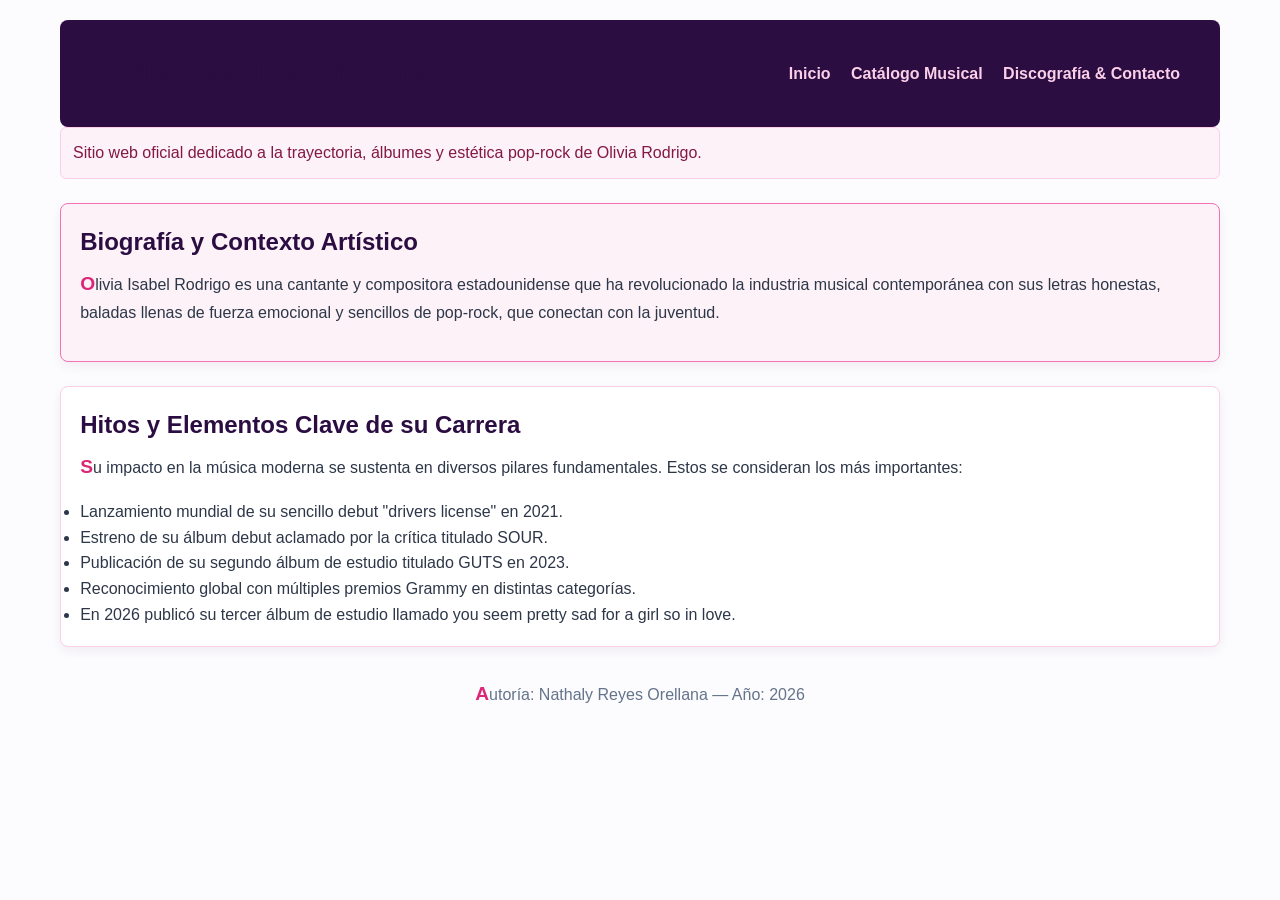
<file: index.html>
<!DOCTYPE html>
<html lang="es">
<head>
    <meta charset="UTF-8">
    <meta name="viewport" content="width=device-width, initial-scale=1.0">
    <title>Inicio - Olivia Rodrigo Fansite</title>
    <!-- Hoja de Estilo Externa -->
    <link rel="stylesheet" href="css/styles.css">
    <!-- Hoja de Estilo Interna -->
    <style>
        .aviso-olivia {
            background-color: #fdf2f8;
            color: #831843;
            padding: 12px;
            border-radius: 6px;
            margin-bottom: 1.5rem;
            border: 1px solid #fbcfe8;
        }
    </style>
</head>
<body>

<header id="principal-header" class="menu-flex">
    <h1>Olivia Rodrigo Universe</h1>
    <nav aria-label="Navegación principal">
        <a href="index.html">Inicio</a>
        <a href="catalogo.html">Catálogo Musical</a>
        <a href="discografia.html">Discografía & Contacto</a>
    </nav>
</header>

<main>
    <div class="aviso-olivia">
        Sitio web oficial dedicado a la trayectoria, álbumes y estética pop-rock de Olivia Rodrigo.
    </div>

    <section class="seccion-destacada tarjeta-item">
        <h2>Biografía y Contexto Artístico</h2>
        <p>
            Olivia Isabel Rodrigo es una cantante y compositora estadounidense que ha revolucionado la industria musical contemporánea con sus letras honestas, baladas llenas de fuerza emocional y sencillos de pop-rock, que conectan con la juventud.
        </p>
    </section>

    <section class="tarjeta-item" style="margin-top: 1.5rem;">
        <h2>Hitos y Elementos Clave de su Carrera</h2>
        <p>Su impacto en la música moderna se sustenta en diversos pilares fundamentales. Estos se consideran los más importantes:</p>
        <ul>
            <li>Lanzamiento mundial de su sencillo debut "drivers license" en 2021.</li>
            <li>Estreno de su álbum debut aclamado por la crítica titulado SOUR.</li>
            <li>Publicación de su segundo álbum de estudio titulado GUTS en 2023.</li>
            <li>Reconocimiento global con múltiples premios Grammy en distintas categorías.</li>
            <li>En 2026 publicó su tercer álbum de estudio llamado you seem pretty sad for a girl so in love.</li>
        </ul>
    </section>
</main>

<footer>
    <p>Autoría: Nathaly Reyes Orellana — Año: 2026</p>
</footer>

</body>
</html>
</file>
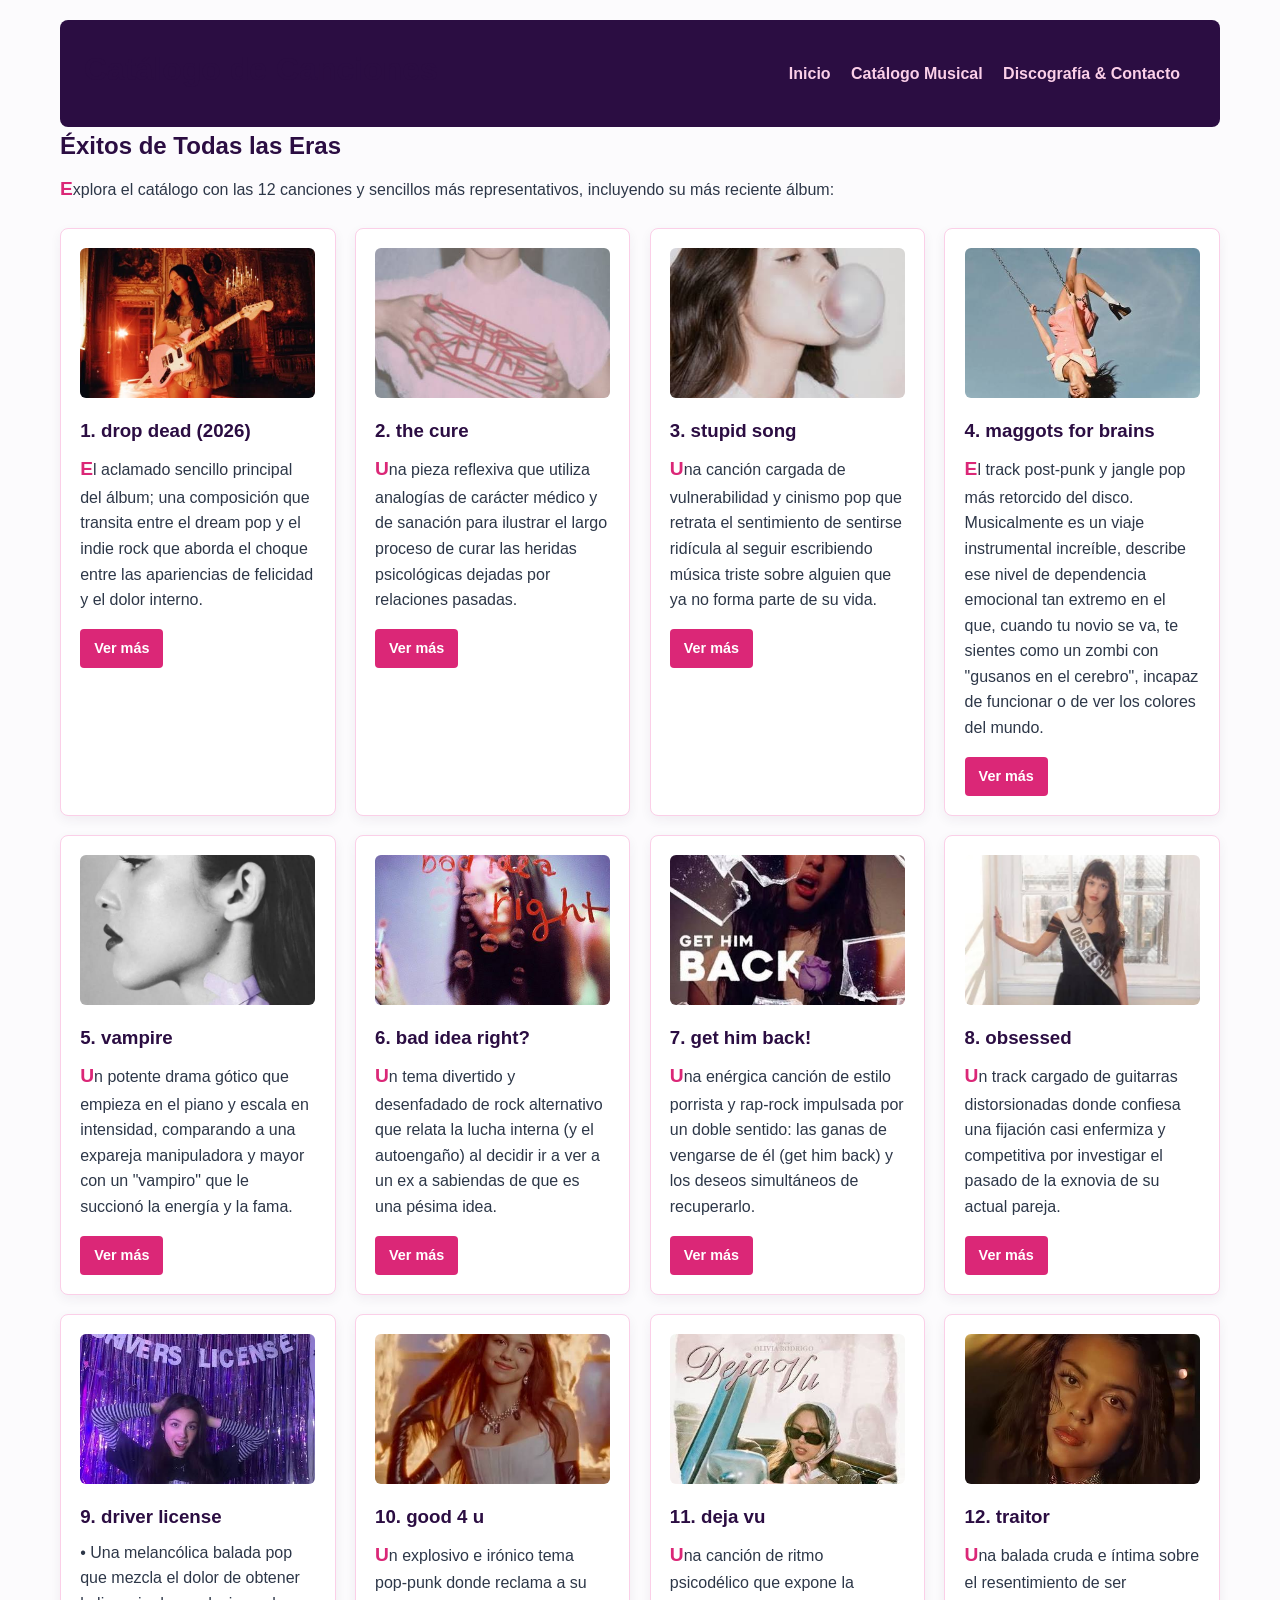
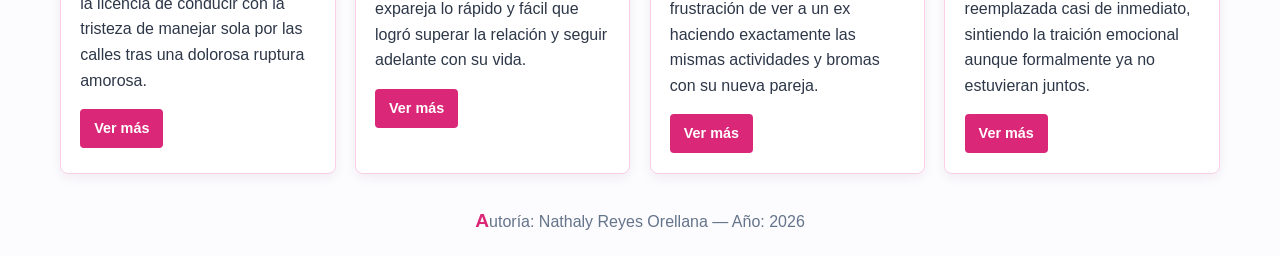
<file: catalogo.html>
<!DOCTYPE html>
<html lang="es">
<head>
    <meta charset="UTF-8">
    <meta name="viewport" content="width=device-width, initial-scale=1.0">
    <title>Catálogo - Canciones y Éxitos de Olivia Rodrigo</title>
    <link rel="stylesheet" href="css/styles.css">
</head>
<body>

<header id="principal-header" class="menu-flex">
    <h1>Catálogo de Canciones</h1>
    <nav aria-label="Navegación principal">
        <a href="index.html">Inicio</a>
        <a href="catalogo.html">Catálogo Musical</a>
        <a href="discografia.html">Discografía & Contacto</a>
    </nav>
</header>

<main>
    <section>
        <h2>Éxitos de Todas las Eras</h2>
        <p>Explora el catálogo con las 12 canciones y sencillos más representativos, incluyendo su más reciente álbum:</p>

        <!-- Tarjetas usando <article> -->
        <div class="catalogo-grid">
            
            <article class="tarjeta-item">
                <img src="img/dropdead.jpg" alt="Nuevo álbum 2026">
                <h3>1. drop dead (2026)</h3>
                <p>El aclamado sencillo principal del álbum; una composición que transita entre el dream pop y el indie rock que aborda el choque entre las apariencias de felicidad y el dolor interno.</p>
                <a href="discografia.html" class="btn">Ver más</a>
            </article>

            <article class="tarjeta-item">
                <img src="img/thecure.jpg" alt="Drivers License">
                <h3>2. the cure</h3>
                <p>Una pieza reflexiva que utiliza analogías de carácter médico y de sanación para ilustrar el largo proceso de curar las heridas psicológicas dejadas por relaciones pasadas.</p>
                <a href="discografia.html" class="btn">Ver más</a>
            </article>

            <article class="tarjeta-item">
                <img src="img/stupidsong.jpg" alt="Good 4 U">
                <h3>3. stupid song</h3>
                <p>Una canción cargada de vulnerabilidad y cinismo pop que retrata el sentimiento de sentirse ridícula al seguir escribiendo música triste sobre alguien que ya no forma parte de su vida.</p>
                <a href="discografia.html" class="btn">Ver más</a>
            </article>

            <article class="tarjeta-item">
                <img src="img/maggotsforbrains.jpg" alt="Deja Vu">
                <h3>4. maggots for brains</h3>
                <p>El track post-punk y jangle pop más retorcido del disco. Musicalmente es un viaje instrumental increíble, describe ese nivel de dependencia emocional tan extremo en el que, cuando tu novio se va, te sientes como un zombi con "gusanos en el cerebro", incapaz de funcionar o de ver los colores del mundo.</p>
                <a href="discografia.html" class="btn">Ver más</a>
            </article>

            <article class="tarjeta-item">
                <img src="img/vampire.jpg" alt="Vampire">
                <h3>5. vampire</h3>
                <p>Un potente drama gótico que empieza en el piano y escala en intensidad, comparando a una expareja manipuladora y mayor con un "vampiro" que le succionó la energía y la fama.</p>
                <a href="discografia.html" class="btn">Ver más</a>
            </article>

            <article class="tarjeta-item">
                <img src="img/badidea.jpg" alt="Traitor">
                <h3>6. bad idea right?</h3>
                <p>Un tema divertido y desenfadado de rock alternativo que relata la lucha interna (y el autoengaño) al decidir ir a ver a un ex a sabiendas de que es una pésima idea.</p>
                <a href="discografia.html" class="btn">Ver más</a>
            </article>

            <article class="tarjeta-item">
                <img src="img/gethimback.jpg" alt="Bad Idea Right?">
                <h3>7. get him back!</h3>
                <p>Una enérgica canción de estilo porrista y rap-rock impulsada por un doble sentido: las ganas de vengarse de él (get him back) y los deseos simultáneos de recuperarlo.</p>
                <a href="discografia.html" class="btn">Ver más</a>
            </article>

            <article class="tarjeta-item">
                <img src="img/obsessed.jpg" alt="Brutal">
                <h3>8. obsessed</h3>
                <p>Un track cargado de guitarras distorsionadas donde confiesa una fijación casi enfermiza y competitiva por investigar el pasado de la exnovia de su actual pareja.</p>
                <a href="discografia.html" class="btn">Ver más</a>
            </article>

            <article class="tarjeta-item">
                <img src="img/driverlicense.jpg" alt="Get Him Back!">
                <h3>9. driver license</h3>
                <p>• Una melancólica balada pop que mezcla el dolor de obtener la licencia de conducir con la tristeza de manejar sola por las calles tras una dolorosa ruptura amorosa.</p>
                <a href="discografia.html" class="btn">Ver más</a>
            </article>

            <article class="tarjeta-item">
                <img src="img/good4u.jpg" alt="Favorite Crime">
                <h3>10. good 4 u</h3>
                <p>Un explosivo e irónico tema pop-punk donde reclama a su expareja lo rápido y fácil que logró superar la relación y seguir adelante con su vida.</p>
                <a href="discografia.html" class="btn">Ver más</a>
            </article>

            <article class="tarjeta-item">
                <img src="img/dejavu.jpg" alt="The Grudge">
                <h3>11. deja vu</h3>
                <p>Una canción de ritmo psicodélico que expone la frustración de ver a un ex haciendo exactamente las mismas actividades y bromas con su nueva pareja.</p>
                <a href="discografia.html" class="btn">Ver más</a>
            </article>

            <article class="tarjeta-item">
                <img src="img/traitor.jpg" alt="Happier">
                <h3>12. traitor</h3>
                <p>Una balada cruda e íntima sobre el resentimiento de ser reemplazada casi de inmediato, sintiendo la traición emocional aunque formalmente ya no estuvieran juntos.</p>
                <a href="discografia.html" class="btn">Ver más</a>
            </article>

        </div>
    </section>
</main>

<footer>
    <p>Autoría: Nathaly Reyes Orellana — Año: 2026</p>
</footer>

</body>
</html>
</file>
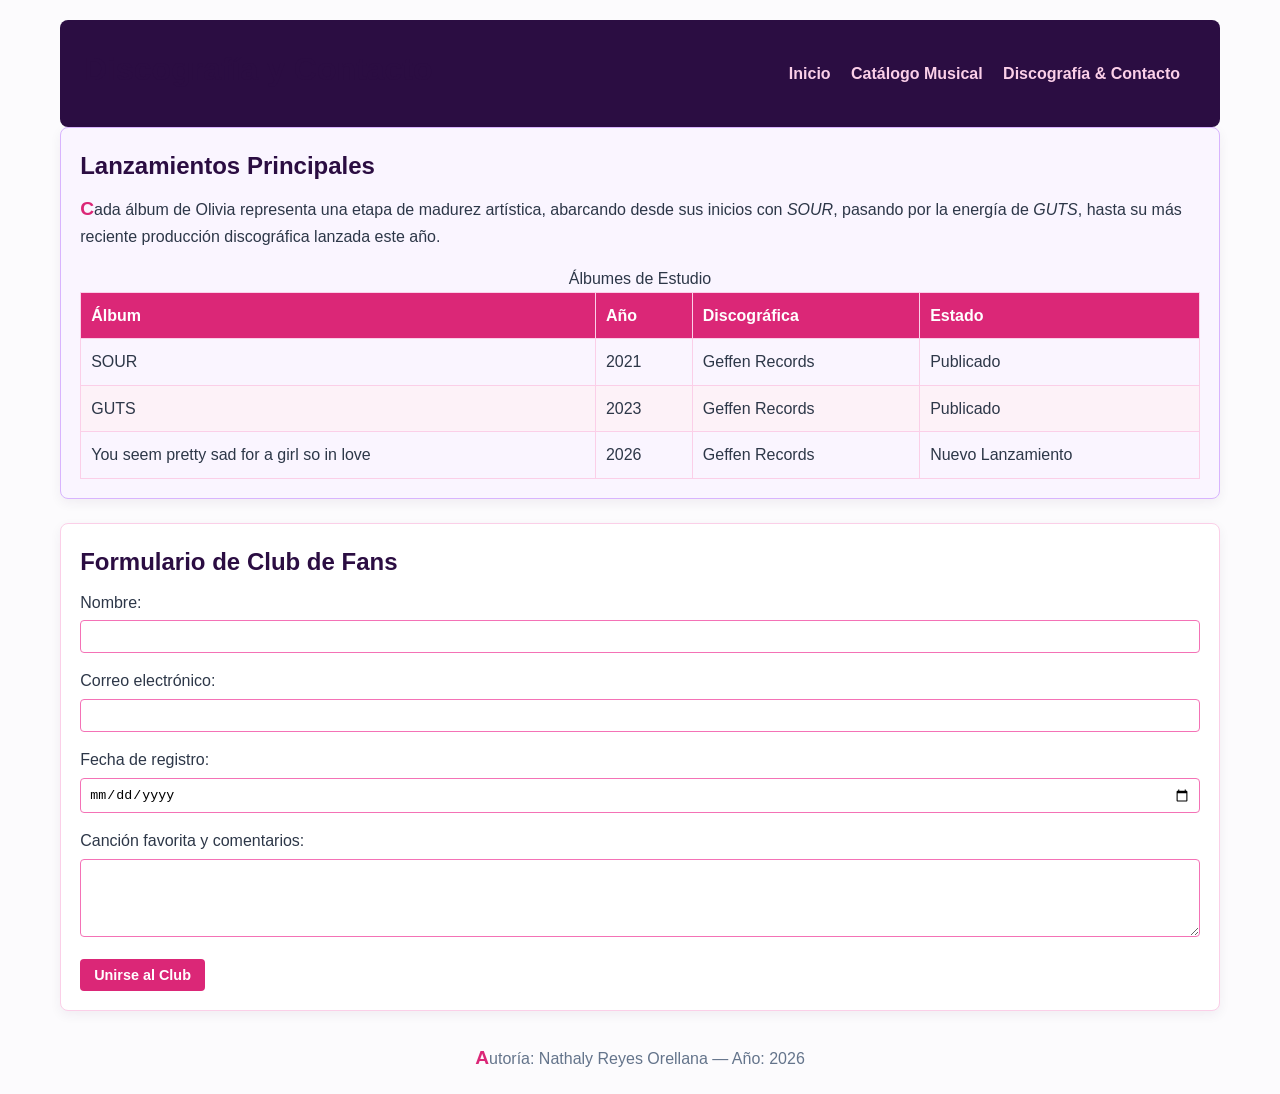
<file: discografia.html>
<!DOCTYPE html>
<html lang="es">
<head>
    <meta charset="UTF-8">
    <meta name="viewport" content="width=device-width, initial-scale=1.0">
    <title>Discografía y Contacto - Olivia Rodrigo</title>
    <link rel="stylesheet" href="css/styles.css">
</head>
<body>

<header id="principal-header" class="menu-flex">
    <h1>Discografía y Contacto</h1>
    <nav aria-label="Navegación principal">
        <a href="index.html">Inicio</a>
        <a href="catalogo.html">Catálogo Musical</a>
        <a href="discografia.html">Discografía & Contacto</a>
    </nav>
</header>

<main>
    <!-- Hoja de estilo en linea -->
    <section class="tarjeta-item" style="border: 1px solid #d8b4fe; background-color: #faf5ff;">
        <h2 style="color: #2b0d42;">Lanzamientos Principales</h2>
        <p>
            Cada álbum de Olivia representa una etapa de madurez artística, abarcando desde sus inicios con <em>SOUR</em>, pasando por la energía de <em>GUTS</em>, hasta su más reciente producción discográfica lanzada este año.
        </p>

        <table>
            <caption>Álbumes de Estudio</caption>
            <thead>
                <tr>
                    <th scope="col">Álbum</th>
                    <th scope="col">Año</th>
                    <th scope="col">Discográfica</th>
                    <th scope="col">Estado</th>
                </tr>
            </thead>
            <tbody>
                <tr>
                    <td>SOUR</td>
                    <td>2021</td>
                    <td>Geffen Records</td>
                    <td>Publicado</td>
                </tr>
                <tr>
                    <td>GUTS</td>
                    <td>2023</td>
                    <td>Geffen Records</td>
                    <td>Publicado</td>
                </tr>
                <tr>
                    <td>You seem pretty sad for a girl so in love</td>
                    <td>2026</td>
                    <td>Geffen Records</td>
                    <td>Nuevo Lanzamiento</td>
                </tr>
            </tbody>
        </table>
    </section>

    <section class="tarjeta-item" style="margin-top: 1.5rem;">
        <h2>Formulario de Club de Fans</h2>
        <form action="#" method="get">
            <label for="nombre">Nombre:</label>
            <input id="nombre" name="nombre" type="text" required>

            <label for="correo">Correo electrónico:</label>
            <input id="correo" name="correo" type="email" required>

            <label for="fecha">Fecha de registro:</label>
            <input id="fecha" name="fecha" type="date" required>

            <label for="mensaje">Canción favorita y comentarios:</label>
            <textarea id="mensaje" name="mensaje" rows="4" required></textarea>

            <button type="submit">Unirse al Club</button>
        </form>
    </section>
</main>

<footer>
    <p>Autoría: Nathaly Reyes Orellana — Año: 2026</p>
</footer>

</body>
</html>
</file>
<file: css/styles.css>
/*VARIABLES CSS */
:root {
    --color-primario: #2b0d42;     
    --color-secundario: #db2777;  
    --color-fondo: #fcfbfd;        
    --color-texto: #2d3748;       
    --color-blanco: #ffffff;
}

/* 1. Selector Universal */
* {
    box-sizing: border-box;
    margin: 0;
    padding: 0;
}

/* 2. Selector de Elementos */
body {
    font-family: 'Segoe UI', Tahoma, Geneva, Verdana, sans-serif;
    max-width: 1200px; 
    margin: auto;
    line-height: 1.6;
    padding: 20px;
    color: var(--color-texto);
    background-color: var(--color-fondo);
}

/* 3. Selector de Clase */
.tarjeta-item {
    background: var(--color-blanco);
    padding: 1.2rem;
    border-radius: 8px;
    box-shadow: 0 4px 12px rgba(45, 13, 66, 0.06);
    border: 1px solid #fbcfe8; 
}

/* 4. Selector de Clase Específico */
section.seccion-destacada {
    background-color: #fdf2f8;
    border: 1px solid #f472b6;
}

/* 5. Selector de ID */
#principal-header {
    background-color: var(--color-primario);
    color: var(--color-blanco);
    padding: 1.5rem;
    border-radius: 8px;
}

/* 6. Selector de Agrupamiento */
h1, h2, h3 {
    color: var(--color-primario);
    margin-bottom: 0.5rem;
}

/* 7. Selector Combinador de Descendientes */
main p {
    margin-bottom: 1rem;
}

/* 8. Selector Combinador de Hijos Directos */
nav > a {
    margin-right: 1rem;
    color: #fbcfe8;
    text-decoration: none;
    font-weight: bold;
}

/* 9. Selector Combinador de Hermanos Generales */
h2 ~ p {
    font-size: 1rem;
}

/* 10. Selector Combinador de Hermano Adyacente */
h2 + p {
    font-weight: normal;
}

/* 11. Selector de Pseudoclases */
nav > a:hover {
    color: var(--color-blanco);
    text-decoration: underline;
}

tr:nth-child(even) {
    background-color: #fdf2f8;
}

/* 12. Selector de Pseudoelementos */
p::first-letter {
    font-size: 1.2em;
    font-weight: bold;
    color: var(--color-secundario);
}

/* 13. Selector de Atributo */
input[type="text"], input[type="email"], input[type="date"], textarea {
    width: 100%;
    padding: 8px;
    margin-top: 5px;
    margin-bottom: 15px;
    border: 1px solid #f472b6;
    border-radius: 4px;
}

/*TÉCNICAS DE MAQUETACIÓN */

/* Técnica 1: Flexbox para el menú de navegación */
.menu-flex {
    display: flex;
    justify-content: space-between;
    align-items: center;
    flex-wrap: wrap;
}

/* Técnica 2: CSS Grid con 4 columnas para el catálogo de tarjetas */
.catalogo-grid {
    display: grid;
    grid-template-columns: repeat(4, 1fr); /* <--- 4 tarjetas por fila en escritorio */
    gap: 1.2rem;
    margin-top: 1.5rem;
}

/* Armonización de imágenes con diferentes tamaños */
.tarjeta-item img {
    width: 100%;
    height: 150px; 
    object-fit: cover;
    border-radius: 6px;
    margin-bottom: 10px;
}

/* Estilos de tablas y botones */
table {
    width: 100%;
    border-collapse: collapse;
    margin-top: 1rem;
}

th, td {
    border: 1px solid #fbcfe8;
    padding: 10px;
    text-align: left;
}

th {
    background-color: var(--color-secundario);
    color: var(--color-blanco);
}

button, .btn {
    background-color: var(--color-secundario); 
    color: var(--color-blanco);
    border: none;
    padding: 8px 14px;
    border-radius: 4px;
    cursor: pointer;
    font-weight: bold;
    text-decoration: none;
    display: inline-block;
    font-size: 0.9rem;
    transition: background-color 0.2s;
}

button:hover, .btn:hover {
    background-color: #be185d;
}

footer {
    text-align: center;
    margin-top: 2rem;
    color: #64748b;
}

/* DISEÑO RESPONSIVO (Media Queries) */
@media (max-width: 900px) {
    .catalogo-grid {
        grid-template-columns: repeat(2, 1fr); /* 2 columnas en tablets */
    }
}

@media (max-width: 500px) {
    .catalogo-grid {
        grid-template-columns: 1fr; /* 1 columna en celulares */
    }
    body {
        padding: 10px;
    }
}
</file>
